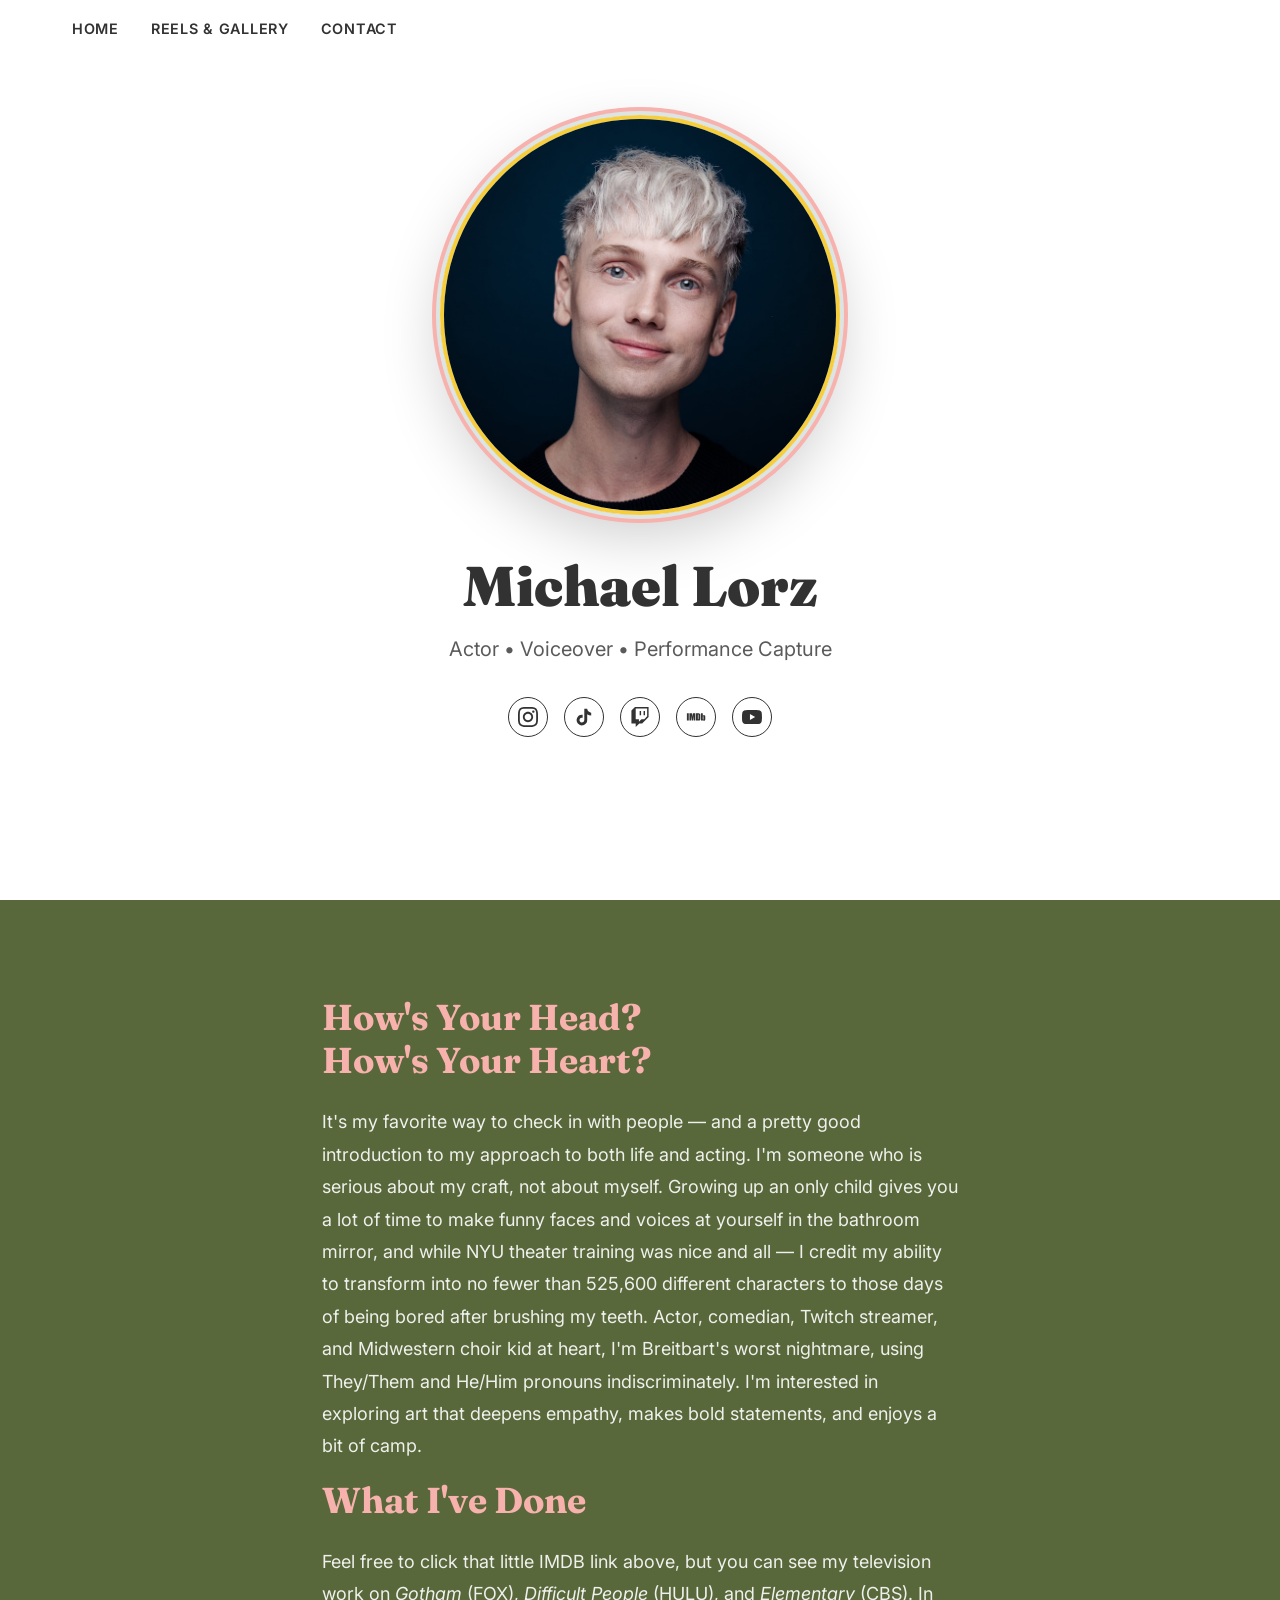
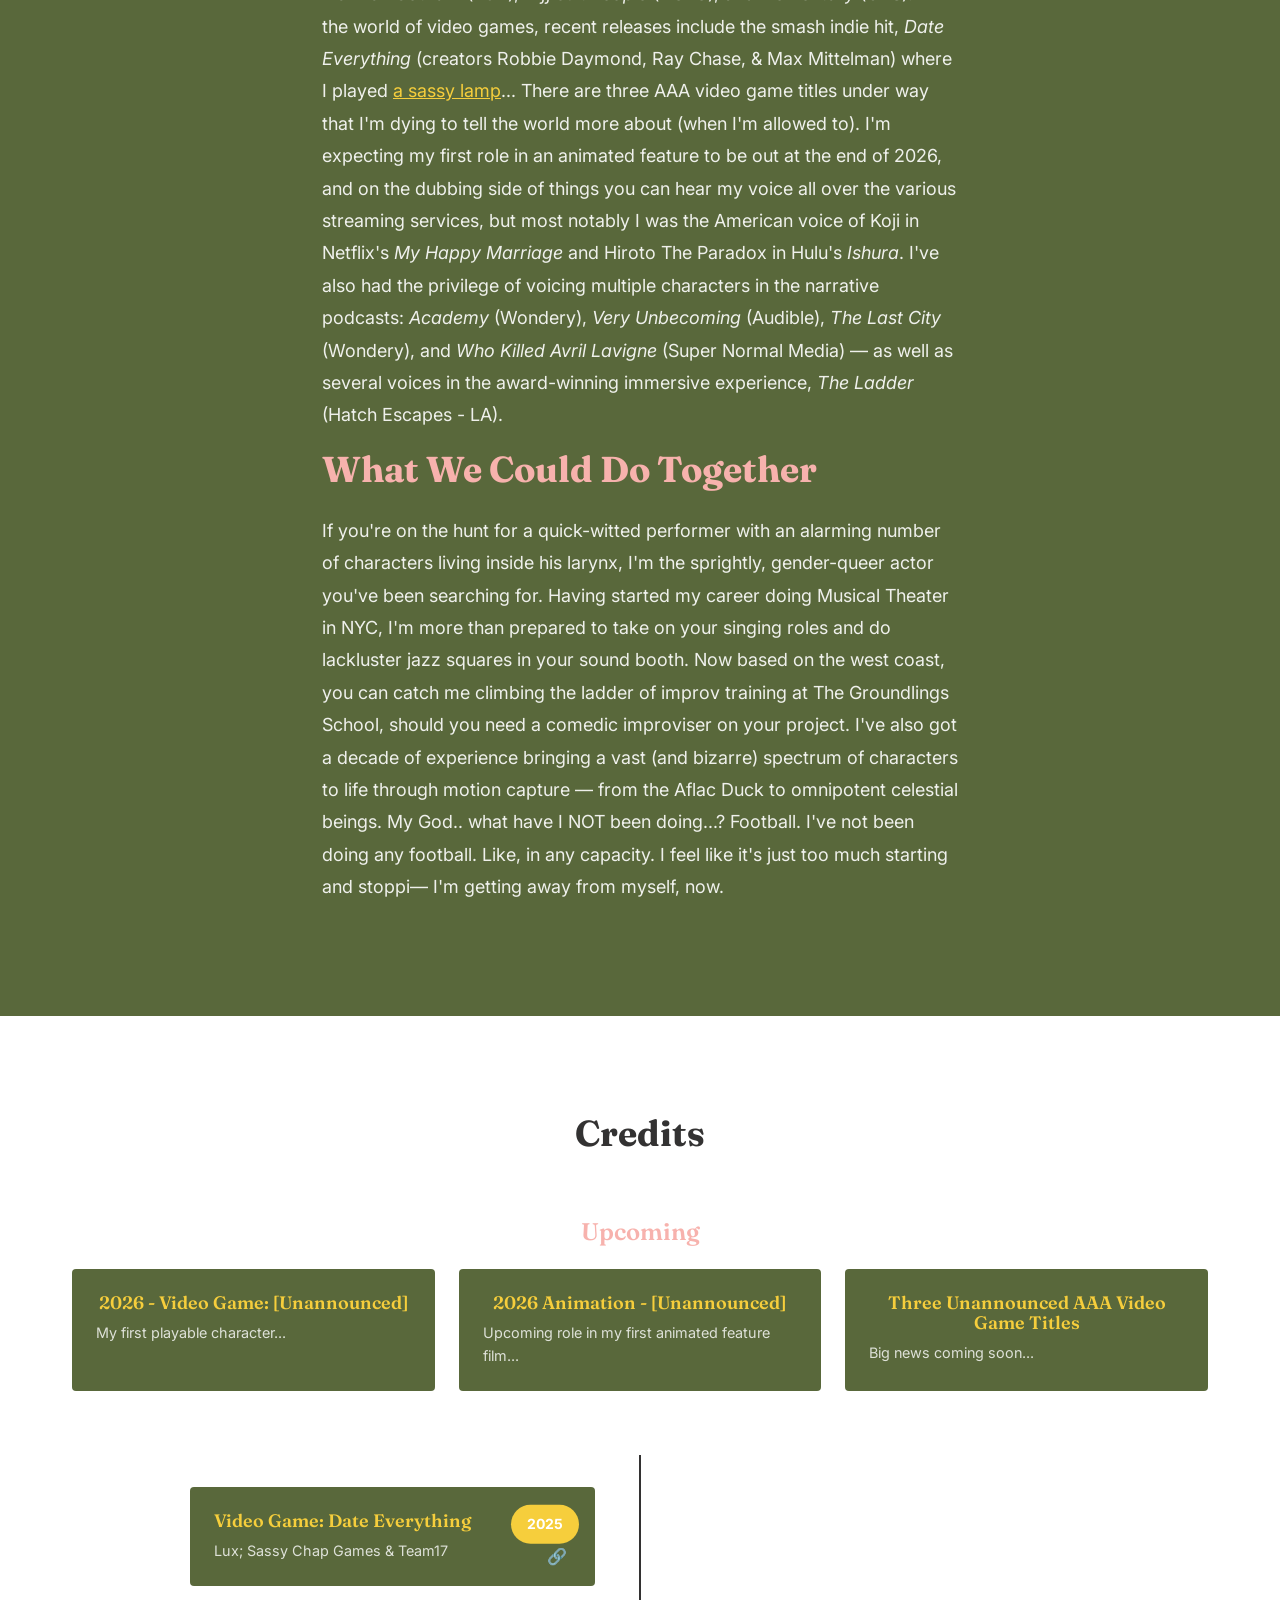
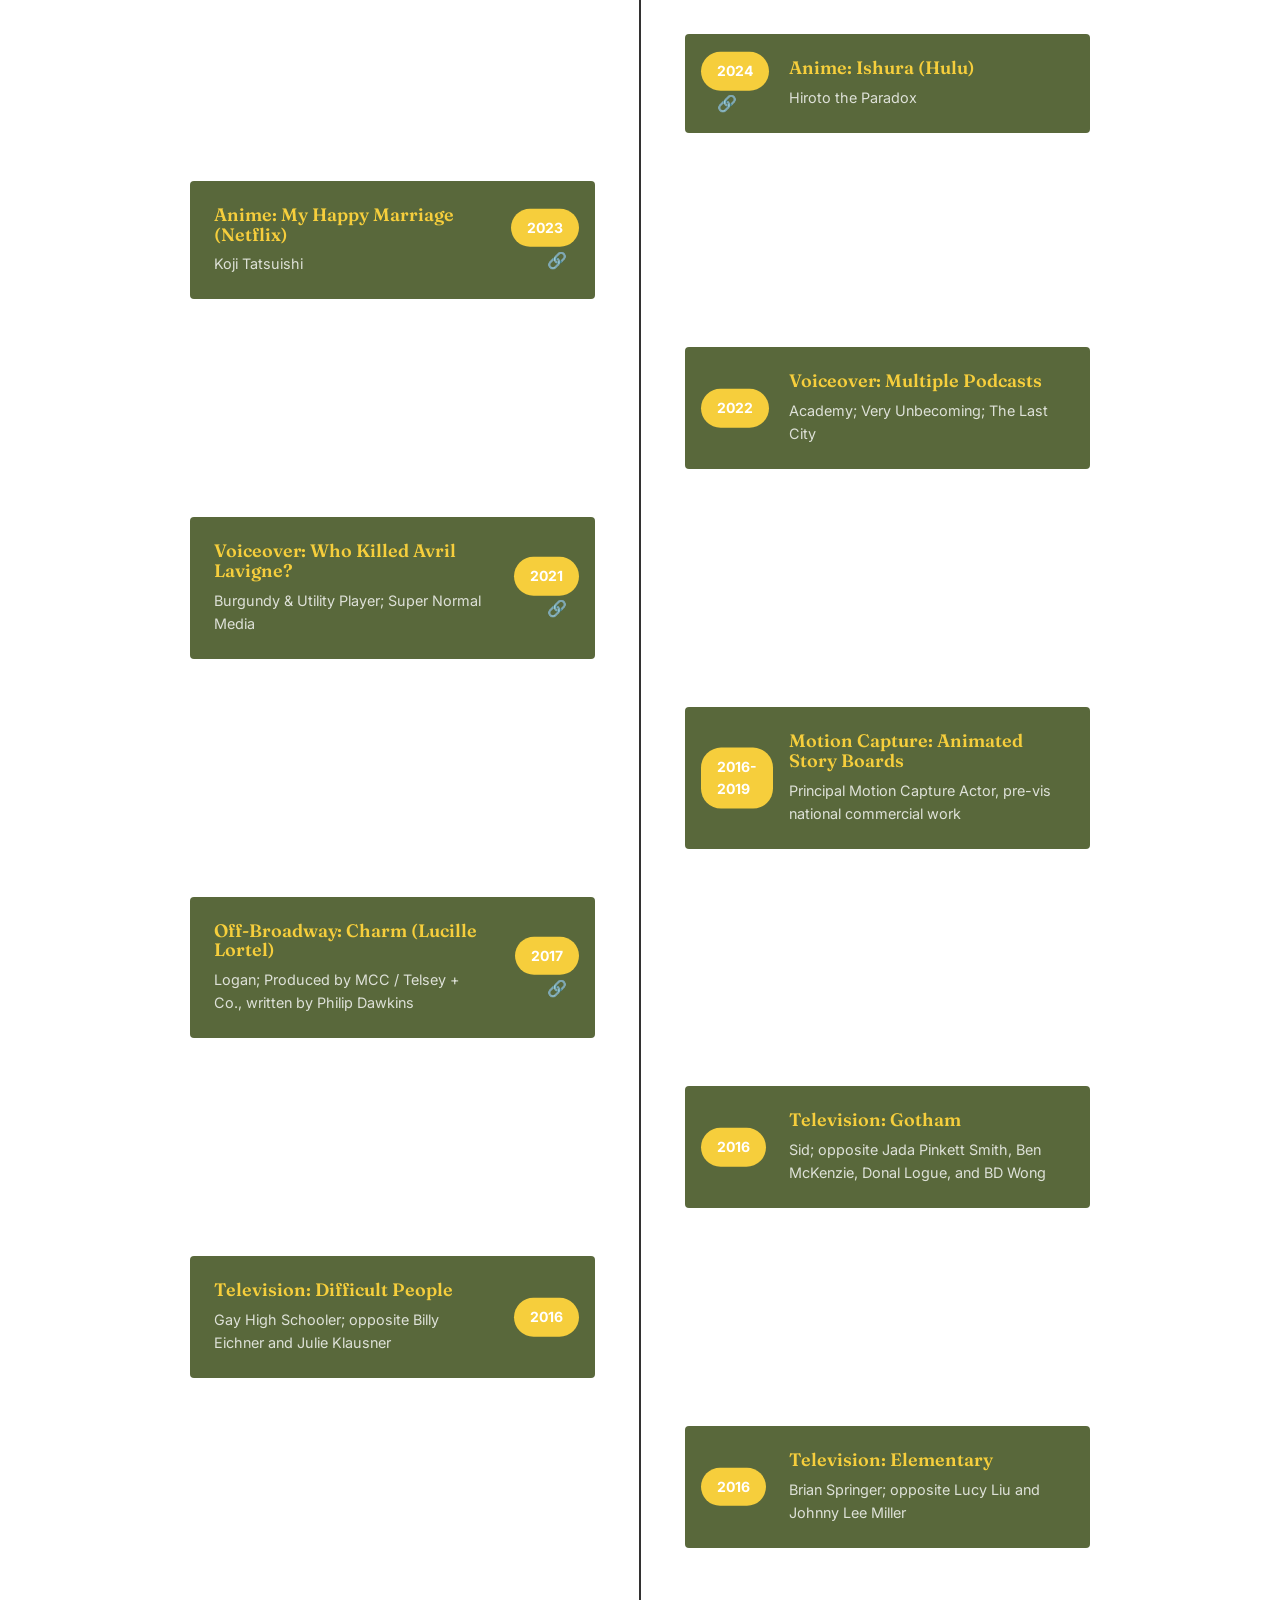
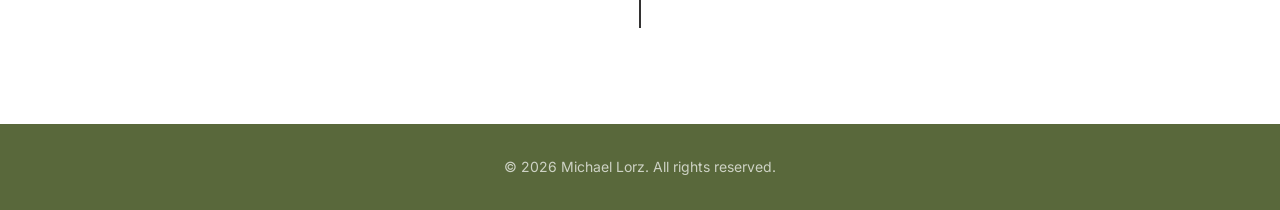
<file: index.html>
<!DOCTYPE html>
<html lang="en">
<head>
  <meta charset="UTF-8">
  <meta name="viewport" content="width=device-width, initial-scale=1.0">
  <meta name="description" content="Michael Lorz — voiceover actor, performance capture specialist, and comedian. Credits include Date Everything, My Happy Marriage (Netflix), Ishura (Hulu), Gotham, and more.">
  <title>Michael Lorz | Voiceover Actor</title>

  <!-- Favicon -->
  <link rel="icon" href="/favicon.svg" type="image/svg+xml">

  <!-- Theme Color -->
  <meta name="theme-color" content="#59683b">

  <!-- Canonical -->
  <link rel="canonical" href="https://michaellorz.com/">

  <!-- Open Graph -->
  <meta property="og:type" content="profile">
  <meta property="og:url" content="https://michaellorz.com/">
  <meta property="og:title" content="Michael Lorz | Voiceover Actor">
  <meta property="og:description" content="Michael Lorz — voiceover actor, performance capture specialist, and comedian. Credits include Date Everything, My Happy Marriage (Netflix), Ishura (Hulu), and more.">
  <meta property="og:image" content="https://michaellorz.com/images/headshot.jpg">
  <meta property="og:site_name" content="Michael Lorz">
  <meta property="profile:first_name" content="Michael">
  <meta property="profile:last_name" content="Lorz">

  <!-- Twitter Card -->
  <meta name="twitter:card" content="summary_large_image">
  <meta name="twitter:title" content="Michael Lorz | Voiceover Actor">
  <meta name="twitter:description" content="Michael Lorz — voiceover actor, performance capture specialist, and comedian. Credits include Date Everything, My Happy Marriage (Netflix), Ishura (Hulu), and more.">
  <meta name="twitter:image" content="https://michaellorz.com/images/headshot.jpg">

  <!-- Structured Data -->
  <script type="application/ld+json">
  {
    "@context": "https://schema.org",
    "@type": "Person",
    "name": "Michael Lorz",
    "url": "https://michaellorz.com",
    "jobTitle": "Voiceover Actor",
    "description": "Michael Lorz is a voiceover actor, performance capture specialist, and comedian with credits including Date Everything, My Happy Marriage (Netflix), Ishura (Hulu), Gotham (FOX), and Elementary (CBS).",
    "image": "https://michaellorz.com/images/headshot.jpg",
    "alumniOf": {
      "@type": "CollegeOrUniversity",
      "name": "New York University"
    },
    "sameAs": [
      "https://www.imdb.com/name/nm7118039/",
      "https://www.instagram.com/michaellorz13/",
      "https://www.tiktok.com/@michaellorz",
      "https://www.youtube.com/@michaellorz13",
      "https://www.twitch.tv/michaellorz"
    ]
  }
  </script>

  <!-- Fonts -->
  <link rel="preconnect" href="https://fonts.googleapis.com">
  <link rel="preconnect" href="https://fonts.gstatic.com" crossorigin>
  <link href="https://fonts.googleapis.com/css2?family=Fraunces:opsz,wght@9..144,400;9..144,600;9..144,700;9..144,900&family=Inter:wght@400;600&display=swap" rel="stylesheet">
  
  <!-- Styles -->
  <link rel="stylesheet" href="styles.css">
</head>
<body>
  <!-- Navigation -->
  <nav>
    <div class="container">
      <ul class="nav-links">
        <li><a href="index.html" aria-current="page">Home</a></li>
        <li><a href="reels-gallery.html">Reels & Gallery</a></li>
        <li><a href="contact.html">Contact</a></li>
      </ul>
    </div>
  </nav>

  <!-- Hero Section -->
  <section class="hero">
    <div class="hero-content">
      <img src="images/headshot.jpg" alt="Michael Lorz" class="hero-image">
      <h1>Michael Lorz</h1>
      <p class="hero-tagline">Actor • Voiceover • Performance Capture</p>
      
      <div class="social-icons">
        <a href="https://www.instagram.com/michaellorz13/?hl=en" target="_blank" rel="me noopener noreferrer" aria-label="Instagram">
          <svg width="20" height="20" fill="currentColor" viewBox="0 0 24 24"><path d="M12 2.163c3.204 0 3.584.012 4.85.07 3.252.148 4.771 1.691 4.919 4.919.058 1.265.069 1.645.069 4.849 0 3.205-.012 3.584-.069 4.849-.149 3.225-1.664 4.771-4.919 4.919-1.266.058-1.644.07-4.85.07-3.204 0-3.584-.012-4.849-.07-3.26-.149-4.771-1.699-4.919-4.92-.058-1.265-.07-1.644-.07-4.849 0-3.204.013-3.583.07-4.849.149-3.227 1.664-4.771 4.919-4.919 1.266-.057 1.645-.069 4.849-.069zm0-2.163c-3.259 0-3.667.014-4.947.072-4.358.2-6.78 2.618-6.98 6.98-.059 1.281-.073 1.689-.073 4.948 0 3.259.014 3.668.072 4.948.2 4.358 2.618 6.78 6.98 6.98 1.281.058 1.689.072 4.948.072 3.259 0 3.668-.014 4.948-.072 4.354-.2 6.782-2.618 6.979-6.98.059-1.28.073-1.689.073-4.948 0-3.259-.014-3.667-.072-4.947-.196-4.354-2.617-6.78-6.979-6.98-1.281-.059-1.69-.073-4.949-.073zm0 5.838c-3.403 0-6.162 2.759-6.162 6.162s2.759 6.163 6.162 6.163 6.162-2.759 6.162-6.163c0-3.403-2.759-6.162-6.162-6.162zm0 10.162c-2.209 0-4-1.79-4-4 0-2.209 1.791-4 4-4s4 1.791 4 4c0 2.21-1.791 4-4 4zm6.406-11.845c-.796 0-1.441.645-1.441 1.44s.645 1.44 1.441 1.44c.795 0 1.439-.645 1.439-1.44s-.644-1.44-1.439-1.44z"/></svg>
        </a>
        <a href="https://www.tiktok.com/@michaellorz" target="_blank" rel="me noopener noreferrer" aria-label="TikTok">
          <svg width="20" height="20" fill="currentColor" viewBox="0 0 24 24"><path d="M19.59 6.69a4.83 4.83 0 0 1-3.77-4.25V2h-3.45v13.67a2.89 2.89 0 0 1-5.2 1.74 2.89 2.89 0 0 1 2.31-4.64 2.93 2.93 0 0 1 .88.13V9.4a6.84 6.84 0 0 0-1-.05A6.33 6.33 0 0 0 5 20.1a6.34 6.34 0 0 0 10.86-4.43v-7a8.16 8.16 0 0 0 4.77 1.52v-3.4a4.85 4.85 0 0 1-1-.1z"/></svg>
        </a>
        <a href="https://www.twitch.tv/michaellorz" target="_blank" rel="me noopener noreferrer" aria-label="Twitch">
          <svg width="20" height="20" fill="currentColor" viewBox="0 0 24 24"><path d="M11.571 4.714h1.715v5.143H11.57zm4.715 0H18v5.143h-1.714zM6 0L1.714 4.286v15.428h5.143V24l4.286-4.286h3.428L22.286 12V0zm14.571 11.143l-3.428 3.428h-3.429l-3 3v-3H6.857V1.714h13.714Z"/></svg>
        </a>
        <a href="https://www.imdb.com/name/nm7118039/" target="_blank" rel="me noopener noreferrer" aria-label="IMDb">
          <svg width="24" height="24" fill="currentColor" viewBox="0 0 24 24"><path d="M4.7954 8.2603v7.3636H2.8899V8.2603h1.9055zm6.5367 0v7.3636H9.6707v-4.9704l-.6711 4.9704H7.813l-.6986-4.8618-.0066 4.8618h-1.668V8.2603h2.468c.0748.4476.1492.9694.2307 1.5734l.2712 1.8713.4407-3.4447h2.4817zm2.9772 1.3289c.0742.0404.122.108.1417.2034.0279.0953.0345.3118.0345.6442v2.8548c0 .4881-.0345.7867-.0955.8954-.0609.1152-.2304.1695-.5018.1695V9.5211c.204 0 .3457.0205.4211.0681zm-.0211 6.0347c.4543 0 .8006-.0265 1.0245-.0742.2304-.0477.4204-.1357.5694-.2648.1556-.1218.2642-.298.3251-.5219.0611-.2238.1021-.6648.1021-1.3224v-2.5832c0-.6986-.0271-1.1668-.0742-1.4039-.041-.237-.1431-.4543-.3126-.6437-.1695-.1973-.4198-.3324-.7456-.421-.3191-.0808-.8542-.1285-1.7694-.1285h-1.4244v7.3636h2.3051zm5.14-1.7827c0 .3523-.0199.5762-.0544.6708-.033.0947-.1894.1424-.3046.1424-.1086 0-.19-.0477-.2238-.1351-.041-.0887-.0609-.2986-.0609-.6238v-1.9469c0-.3324.0199-.5423.0543-.6237.0338-.0808.1086-.122.2171-.122.1153 0 .2709.0412.3114.1425.041.0947.0609.2986.0609.6032v1.8926zm-2.4747-5.5809v7.3636h1.7157l.1152-.4675c.1556.1894.3251.3324.5152.4271.1828.0881.4608.1357.678.1357.3047 0 .5629-.0748.7802-.237.2165-.1562.3589-.3462.4198-.5628.0543-.2173.0887-.543.0887-.9841v-2.0675c0-.4409-.0139-.7324-.0344-.8681-.0199-.1357-.0742-.2781-.1695-.4204-.1021-.1425-.2437-.251-.4272-.3325-.1834-.0742-.3999-.1152-.6576-.1152-.2172 0-.4952.0477-.6846.1285-.1835.0887-.353.2238-.5086.4007V8.2603h-1.8309z"/></svg>
        </a>
        <a href="https://www.youtube.com/@michaellorz13" target="_blank" rel="me noopener noreferrer" aria-label="YouTube">
          <svg width="20" height="20" fill="currentColor" viewBox="0 0 24 24"><path d="M23.498 6.186a3.016 3.016 0 0 0-2.122-2.136C19.505 3.545 12 3.545 12 3.545s-7.505 0-9.377.505A3.017 3.017 0 0 0 .502 6.186C0 8.07 0 12 0 12s0 3.93.502 5.814a3.016 3.016 0 0 0 2.122 2.136c1.871.505 9.376.505 9.376.505s7.505 0 9.377-.505a3.015 3.015 0 0 0 2.122-2.136C24 15.93 24 12 24 12s0-3.93-.502-5.814zM9.545 15.568V8.432L15.818 12l-6.273 3.568z"/></svg>
        </a>
      </div>
    </div>
  </section>

  <!-- Bio Section -->
  <section class="bio">
    <div class="container">
      <h2>How's Your Head?<br>How's Your Heart?</h2>
      <p>
        It's my favorite way to check in with people — and a pretty good introduction to my approach to both life and acting. I'm someone who is serious about my craft, not about myself. Growing up an only child gives you a lot of time to make funny faces and voices at yourself in the bathroom mirror, and while NYU theater training was nice and all — I credit my ability to transform into no fewer than 525,600 different characters to those days of being bored after brushing my teeth. Actor, comedian, Twitch streamer, and Midwestern choir kid at heart, I'm Breitbart's worst nightmare, using They/Them and He/Him pronouns indiscriminately. I'm interested in exploring art that deepens empathy, makes bold statements, and enjoys a bit of camp.
      </p>
      <h2>What I've Done</h2>
      <p>
        Feel free to click that little IMDB link above, but you can see my television work on <em>Gotham</em> (FOX), <em>Difficult People</em> (HULU), and <em>Elementary</em> (CBS). In the world of video games, recent releases include the smash indie hit, <em>Date Everything</em> (creators Robbie Daymond, Ray Chase, & Max Mittelman) where I played <a href="https://youtu.be/KWj13E_CvQs?si=aGrjmVImOJDqW7kC&t=86" target="_blank" rel="noopener noreferrer" class="bio-link">a sassy lamp</a>... There are three AAA video game titles under way that I'm dying to tell the world more about (when I'm allowed to). I'm expecting my first role in an animated feature to be out at the end of 2026, and on the dubbing side of things you can hear my voice all over the various streaming services, but most notably I was the American voice of Koji in Netflix's <em>My Happy Marriage</em> and Hiroto The Paradox in Hulu's <em>Ishura</em>. I've also had the privilege of voicing multiple characters in the narrative podcasts: <em>Academy</em> (Wondery), <em>Very Unbecoming</em> (Audible), <em>The Last City</em> (Wondery), and <em>Who Killed Avril Lavigne</em> (Super Normal Media) — as well as several voices in the award-winning immersive experience, <em>The Ladder</em> (Hatch Escapes - LA).
      </p>
      <h2>What We Could Do Together</h2>
      <p>
        If you're on the hunt for a quick-witted performer with an alarming number of characters living inside his larynx, I'm the sprightly, gender-queer actor you've been searching for. Having started my career doing Musical Theater in NYC, I'm more than prepared to take on your singing roles and do lackluster jazz squares in your sound booth. Now based on the west coast, you can catch me climbing the ladder of improv training at The Groundlings School, should you need a comedic improviser on your project.  I've also got a decade of experience bringing a vast (and bizarre) spectrum of characters to life through motion capture — from the Aflac Duck to omnipotent celestial beings.  My God.. what have I NOT been doing...? Football. I've not been doing any football. Like, in any capacity. I feel like it's just too much starting and stoppi— I'm getting away from myself, now.
      </p>
    </div>
  </section>

  <!-- Press + Credits Section -->
  <section class="press-credits">
    <div class="container">
      <div class="section-header">
        <h2>Credits</h2>
      </div>

      <!-- Upcoming -->
      <div class="upcoming-section">
        <h3>Upcoming</h3>
        <div class="credits-grid">
          <div class="credit-card">
            <h3>2026 - Video Game: [Unannounced]</h3>
            <p>My first playable character...</p>
          </div>
          <div class="credit-card">
            <h3>2026 Animation - [Unannounced]</h3>
            <p>Upcoming role in my first animated feature film...</p>
          </div>
          <div class="credit-card">
            <h3>Three Unannounced AAA Video Game Titles</h3>
            <p>Big news coming soon...</p>
          </div>
        </div>
      </div>

      <!-- Timeline -->
      <div class="timeline">
        <div class="timeline-item">
          <a href="https://youtu.be/KWj13E_CvQs?si=cz2TzsgxP3kIRVtO&t=261" target="_blank" rel="noopener noreferrer" class="timeline-link">
            <div class="timeline-content">
              <span class="timeline-year">2025</span>
              <span class="timeline-link-icon">🔗</span>
              <h3>Video Game: Date Everything</h3>
              <p>Lux; Sassy Chap Games & Team17</p>
            </div>
          </a>
        </div>
        
        <div class="timeline-item">
          <a href="https://www.imdb.com/title/tt26713948/?ref_=tt_ov_srs" target="_blank" rel="noopener noreferrer" class="timeline-link">
            <div class="timeline-content">
              <span class="timeline-year">2024</span>
              <span class="timeline-link-icon">🔗</span>
              <h3>Anime: Ishura (Hulu)</h3>
              <p>Hiroto the Paradox</p>
            </div>
          </a>
        </div>
        
        <div class="timeline-item">
          <a href="https://www.imdb.com/title/tt19869172/?ref_=ttfc_ov_bk" target="_blank" rel="noopener noreferrer" class="timeline-link">
            <div class="timeline-content">
              <span class="timeline-year">2023</span>
              <span class="timeline-link-icon">🔗</span>
              <h3>Anime: My Happy Marriage (Netflix)</h3>
              <p>Koji Tatsuishi</p>
            </div>
          </a>
        </div>
        
        <div class="timeline-item">
          <div class="timeline-content">
            <span class="timeline-year">2022</span>
            <h3>Voiceover: Multiple Podcasts</h3>
            <p>Academy; Very Unbecoming; The Last City</p>
          </div>
        </div>
        
        <div class="timeline-item">
          <a href="https://www.supernormal.fm/whokilledavrillavigne" target="_blank" rel="noopener noreferrer" class="timeline-link">
            <div class="timeline-content">
              <span class="timeline-year">2021</span>
              <span class="timeline-link-icon">🔗</span>
              <h3>Voiceover: Who Killed Avril Lavigne?</h3>
              <p>Burgundy & Utility Player; Super Normal Media</p>
            </div>
          </a>
        </div>
        
        <div class="timeline-item">
          <div class="timeline-content">
            <span class="timeline-year">2016-<br>2019</span>
            <h3>Motion Capture: Animated Story Boards</h3>
            <p>Principal Motion Capture Actor, pre-vis national commercial work</p>
          </div>
        </div>
        
        <div class="timeline-item">
          <a href="https://www.buzzfeednews.com/article/louispeitzman/how-one-play-is-amplifying-trans-voices-in-theater" target="_blank" rel="noopener noreferrer" class="timeline-link">
            <div class="timeline-content">
              <span class="timeline-year">2017</span>
              <span class="timeline-link-icon">🔗</span>
              <h3>Off-Broadway: Charm (Lucille Lortel)</h3>
              <p>Logan; Produced by MCC / Telsey + Co., written by Philip Dawkins</p>
            </div>
          </a>
        </div>
        
        <div class="timeline-item">
          <div class="timeline-content">
            <span class="timeline-year">2016</span>
            <h3>Television: Gotham</h3>
            <p>Sid; opposite Jada Pinkett Smith, Ben McKenzie, Donal Logue, and BD Wong</p>
          </div>
        </div>
        
        <div class="timeline-item">
          <div class="timeline-content">
            <span class="timeline-year">2016</span>
            <h3>Television: Difficult People</h3>
            <p>Gay High Schooler; opposite Billy Eichner and Julie Klausner</p>
          </div>
        </div>
        
        <div class="timeline-item">
          <div class="timeline-content">
            <span class="timeline-year">2016</span>
            <h3>Television: Elementary</h3>
            <p>Brian Springer; opposite Lucy Liu and Johnny Lee Miller</p>
          </div>
        </div>
      </div>
    </div>
  </section>

  <!-- Footer -->
  <footer>
    <div class="container">
      <p>&copy; 2026 Michael Lorz. All rights reserved.</p>
    </div>
  </footer>

  <script src="script.js"></script>
</body>
</html>
</file>
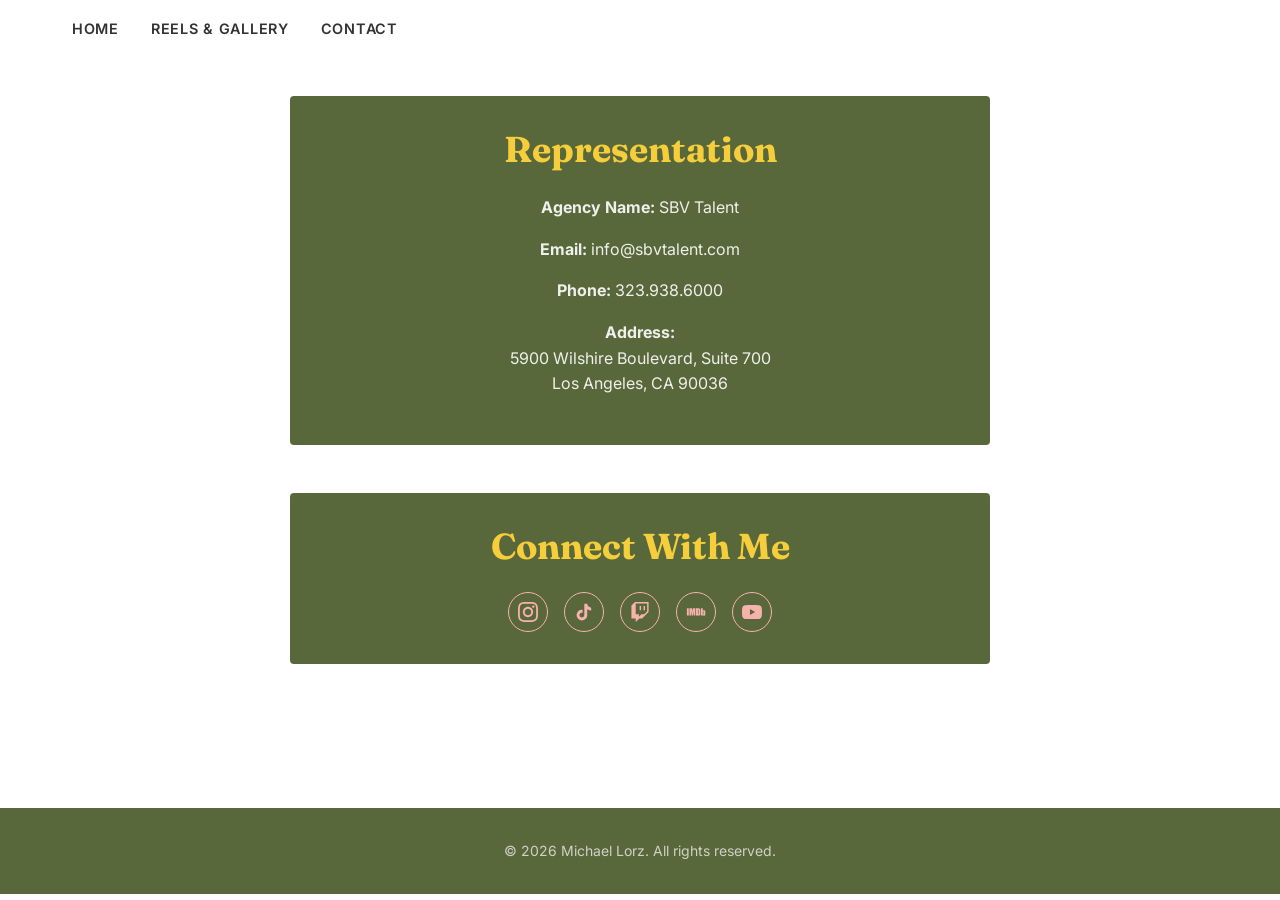
<file: contact.html>
<!DOCTYPE html>
<html lang="en">
<head>
  <meta charset="UTF-8">
  <meta name="viewport" content="width=device-width, initial-scale=1.0">
  <meta name="description" content="Contact Michael Lorz — voiceover actor and performance capture specialist. Represented by SBV Talent in Los Angeles.">
  <title>Contact | Michael Lorz</title>

  <!-- Favicon -->
  <link rel="icon" href="/favicon.svg" type="image/svg+xml">

  <!-- Theme Color -->
  <meta name="theme-color" content="#59683b">

  <!-- Canonical -->
  <link rel="canonical" href="https://michaellorz.com/contact.html">

  <!-- Open Graph -->
  <meta property="og:type" content="website">
  <meta property="og:url" content="https://michaellorz.com/contact.html">
  <meta property="og:title" content="Contact Michael Lorz | Voiceover Actor">
  <meta property="og:description" content="Contact Michael Lorz — voiceover actor and performance capture specialist. Represented by SBV Talent in Los Angeles.">
  <meta property="og:image" content="https://michaellorz.com/images/headshot.jpg">
  <meta property="og:site_name" content="Michael Lorz">

  <!-- Twitter Card -->
  <meta name="twitter:card" content="summary_large_image">
  <meta name="twitter:title" content="Contact Michael Lorz | Voiceover Actor">
  <meta name="twitter:description" content="Contact Michael Lorz — voiceover actor and performance capture specialist. Represented by SBV Talent in Los Angeles.">
  <meta name="twitter:image" content="https://michaellorz.com/images/headshot.jpg">

  <!-- Fonts -->
  <link rel="preconnect" href="https://fonts.googleapis.com">
  <link rel="preconnect" href="https://fonts.gstatic.com" crossorigin>
  <link href="https://fonts.googleapis.com/css2?family=Fraunces:opsz,wght@9..144,400;9..144,600;9..144,700;9..144,900&family=Inter:wght@400;600&display=swap" rel="stylesheet">
  
  <!-- Styles -->
  <link rel="stylesheet" href="styles.css">
</head>
<body>
  <!-- Navigation -->
  <nav>
    <div class="container">
      <ul class="nav-links">
        <li><a href="index.html">Home</a></li>
        <li><a href="reels-gallery.html">Reels & Gallery</a></li>
        <li><a href="contact.html" aria-current="page">Contact</a></li>
      </ul>
    </div>
  </nav>

  <!-- Contact Section -->
  <section class="contact-section">
    <div class="container">
      <div class="contact-content">
        <!-- Agent/Rep Contact Info -->
        <div class="contact-info">
          <h2>Representation</h2>
          <p><strong>Agency Name:</strong> SBV Talent</p>
          <p><strong>Email:</strong> info@sbvtalent.com</p>
          <p><strong>Phone:</strong> 323.938.6000</p>
          <p><strong>Address:</strong><br>5900 Wilshire Boulevard, Suite 700<br>Los Angeles, CA 90036</p>
        </div>

        <!-- Social Media Icons -->
        <div class="contact-info">
          <h2>Connect With Me</h2>
          <div class="social-icons">
            <a href="https://www.instagram.com/michaellorz13/?hl=en" target="_blank" rel="me noopener noreferrer" aria-label="Instagram">
              <svg width="20" height="20" fill="currentColor" viewBox="0 0 24 24"><path d="M12 2.163c3.204 0 3.584.012 4.85.07 3.252.148 4.771 1.691 4.919 4.919.058 1.265.069 1.645.069 4.849 0 3.205-.012 3.584-.069 4.849-.149 3.225-1.664 4.771-4.919 4.919-1.266.058-1.644.07-4.85.07-3.204 0-3.584-.012-4.849-.07-3.26-.149-4.771-1.699-4.919-4.92-.058-1.265-.07-1.644-.07-4.849 0-3.204.013-3.583.07-4.849.149-3.227 1.664-4.771 4.919-4.919 1.266-.057 1.645-.069 4.849-.069zm0-2.163c-3.259 0-3.667.014-4.947.072-4.358.2-6.78 2.618-6.98 6.98-.059 1.281-.073 1.689-.073 4.948 0 3.259.014 3.668.072 4.948.2 4.358 2.618 6.78 6.98 6.98 1.281.058 1.689.072 4.948.072 3.259 0 3.668-.014 4.948-.072 4.354-.2 6.782-2.618 6.979-6.98.059-1.28.073-1.689.073-4.948 0-3.259-.014-3.667-.072-4.947-.196-4.354-2.617-6.78-6.979-6.98-1.281-.059-1.69-.073-4.949-.073zm0 5.838c-3.403 0-6.162 2.759-6.162 6.162s2.759 6.163 6.162 6.163 6.162-2.759 6.162-6.163c0-3.403-2.759-6.162-6.162-6.162zm0 10.162c-2.209 0-4-1.79-4-4 0-2.209 1.791-4 4-4s4 1.791 4 4c0 2.21-1.791 4-4 4zm6.406-11.845c-.796 0-1.441.645-1.441 1.44s.645 1.44 1.441 1.44c.795 0 1.439-.645 1.439-1.44s-.644-1.44-1.439-1.44z"/></svg>
            </a>
            <a href="https://www.tiktok.com/@michaellorz" target="_blank" rel="me noopener noreferrer" aria-label="TikTok">
              <svg width="20" height="20" fill="currentColor" viewBox="0 0 24 24"><path d="M19.59 6.69a4.83 4.83 0 0 1-3.77-4.25V2h-3.45v13.67a2.89 2.89 0 0 1-5.2 1.74 2.89 2.89 0 0 1 2.31-4.64 2.93 2.93 0 0 1 .88.13V9.4a6.84 6.84 0 0 0-1-.05A6.33 6.33 0 0 0 5 20.1a6.34 6.34 0 0 0 10.86-4.43v-7a8.16 8.16 0 0 0 4.77 1.52v-3.4a4.85 4.85 0 0 1-1-.1z"/></svg>
            </a>
            <a href="https://www.twitch.tv/michaellorz" target="_blank" rel="me noopener noreferrer" aria-label="Twitch">
              <svg width="20" height="20" fill="currentColor" viewBox="0 0 24 24"><path d="M11.571 4.714h1.715v5.143H11.57zm4.715 0H18v5.143h-1.714zM6 0L1.714 4.286v15.428h5.143V24l4.286-4.286h3.428L22.286 12V0zm14.571 11.143l-3.428 3.428h-3.429l-3 3v-3H6.857V1.714h13.714Z"/></svg>
            </a>
            <a href="https://www.imdb.com/name/nm7118039/" target="_blank" rel="me noopener noreferrer" aria-label="IMDb">
              <svg width="24" height="24" fill="currentColor" viewBox="0 0 24 24"><path d="M4.7954 8.2603v7.3636H2.8899V8.2603h1.9055zm6.5367 0v7.3636H9.6707v-4.9704l-.6711 4.9704H7.813l-.6986-4.8618-.0066 4.8618h-1.668V8.2603h2.468c.0748.4476.1492.9694.2307 1.5734l.2712 1.8713.4407-3.4447h2.4817zm2.9772 1.3289c.0742.0404.122.108.1417.2034.0279.0953.0345.3118.0345.6442v2.8548c0 .4881-.0345.7867-.0955.8954-.0609.1152-.2304.1695-.5018.1695V9.5211c.204 0 .3457.0205.4211.0681zm-.0211 6.0347c.4543 0 .8006-.0265 1.0245-.0742.2304-.0477.4204-.1357.5694-.2648.1556-.1218.2642-.298.3251-.5219.0611-.2238.1021-.6648.1021-1.3224v-2.5832c0-.6986-.0271-1.1668-.0742-1.4039-.041-.237-.1431-.4543-.3126-.6437-.1695-.1973-.4198-.3324-.7456-.421-.3191-.0808-.8542-.1285-1.7694-.1285h-1.4244v7.3636h2.3051zm5.14-1.7827c0 .3523-.0199.5762-.0544.6708-.033.0947-.1894.1424-.3046.1424-.1086 0-.19-.0477-.2238-.1351-.041-.0887-.0609-.2986-.0609-.6238v-1.9469c0-.3324.0199-.5423.0543-.6237.0338-.0808.1086-.122.2171-.122.1153 0 .2709.0412.3114.1425.041.0947.0609.2986.0609.6032v1.8926zm-2.4747-5.5809v7.3636h1.7157l.1152-.4675c.1556.1894.3251.3324.5152.4271.1828.0881.4608.1357.678.1357.3047 0 .5629-.0748.7802-.237.2165-.1562.3589-.3462.4198-.5628.0543-.2173.0887-.543.0887-.9841v-2.0675c0-.4409-.0139-.7324-.0344-.8681-.0199-.1357-.0742-.2781-.1695-.4204-.1021-.1425-.2437-.251-.4272-.3325-.1834-.0742-.3999-.1152-.6576-.1152-.2172 0-.4952.0477-.6846.1285-.1835.0887-.353.2238-.5086.4007V8.2603h-1.8309z"/></svg>
            </a>
            <a href="https://www.youtube.com/@michaellorz13" target="_blank" rel="me noopener noreferrer" aria-label="YouTube">
              <svg width="20" height="20" fill="currentColor" viewBox="0 0 24 24"><path d="M23.498 6.186a3.016 3.016 0 0 0-2.122-2.136C19.505 3.545 12 3.545 12 3.545s-7.505 0-9.377.505A3.017 3.017 0 0 0 .502 6.186C0 8.07 0 12 0 12s0 3.93.502 5.814a3.016 3.016 0 0 0 2.122 2.136c1.871.505 9.376.505 9.376.505s7.505 0 9.377-.505a3.015 3.015 0 0 0 2.122-2.136C24 15.93 24 12 24 12s0-3.93-.502-5.814zM9.545 15.568V8.432L15.818 12l-6.273 3.568z"/></svg>
            </a>
          </div>
        </div>
      </div>
    </div>
  </section>

  <!-- Footer -->
  <footer>
    <div class="container">
      <p>&copy; 2026 Michael Lorz. All rights reserved.</p>
    </div>
  </footer>

  <script src="script.js"></script>
</body>
</html>
</file>
<file: styles.css>
/* ============================================
   DESIGN TOKENS & BASE STYLES
   ============================================ */

:root {
  /* Color Palette */
  --bg-light: #ffffff;
  --bg-dark: #59683b;
  --surface: #59683b;
  --text: #333232;
  --muted: #333232;
  --accent-cyan: #f6ce3c;
  --accent-gold: #f6ce3c;
  --accent-green: #59683b;
  --accent-pink: #f7b2ad;
  --alabaster-grey: #dce5e3;
  
  /* Spacing Scale (4px baseline) */
  --space-0: 0;
  --space-1: 4px;
  --space-2: 8px;
  --space-4: 16px;
  --space-6: 24px;
  --space-8: 32px;
  --space-12: 48px;
  --space-16: 64px;
  --space-24: 96px;
  
  /* Typography */
  --font-heading: 'Fraunces', serif;
  --font-body: 'Inter', system-ui, -apple-system, 'Segoe UI', Roboto, sans-serif;
  
  /* Container */
  --container-max: 1200px;
  
  /* Transitions */
  --transition-fast: 200ms ease;
  --transition-base: 300ms ease;
  --transition-slow: 600ms ease;
}

/* ============================================
   RESET & BASE
   ============================================ */

* {
  margin: 0;
  padding: 0;
  box-sizing: border-box;
}

html {
  font-size: 16px;
  scroll-behavior: smooth;
}

body {
  font-family: var(--font-body);
  font-size: 1rem;
  line-height: 1.6;
  color: var(--text);
  background-color: var(--bg-light);
  transition: background-color var(--transition-base), color var(--transition-base);
}

/* Respect reduced motion */
@media (prefers-reduced-motion: reduce) {
  *,
  *::before,
  *::after {
    animation-duration: 0.01ms !important;
    animation-iteration-count: 1 !important;
    transition-duration: 0.01ms !important;
    scroll-behavior: auto !important;
  }
}

/* ============================================
   TYPOGRAPHY
   ============================================ */

h1, h2, h3, h4, h5, h6 {
  font-family: var(--font-heading);
  font-weight: 900;
  line-height: 1.1;
  color: var(--text);
  margin-bottom: var(--space-4);
}

h1 {
  font-size: clamp(2.5rem, 5vw, 3.5rem);
  line-height: 1.1;
}

h2 {
  font-size: clamp(1.75rem, 4vw, 2.25rem);
  font-weight: 700;
  line-height: 1.2;
}

h3 {
  font-size: clamp(1.25rem, 3vw, 1.5rem);
  font-weight: 600;
}

p {
  margin-bottom: var(--space-4);
}

a {
  color: var(--text);
  text-decoration: none;
  transition: color var(--transition-fast);
}

a:hover {
  color: var(--accent-cyan);
}

/* ============================================
   LAYOUT & CONTAINER
   ============================================ */

.container {
  max-width: var(--container-max);
  margin: 0 auto;
  padding: 0 var(--space-4);
}

@media (min-width: 768px) {
  .container {
    padding: 0 var(--space-8);
  }
}

section {
  padding: var(--space-24) 0;
}

@media (max-width: 768px) {
  section {
    padding: var(--space-16) 0;
  }
}

/* ============================================
   NAVIGATION
   ============================================ */

nav {
  position: fixed;
  top: 0;
  left: 0;
  right: 0;
  background-color: rgba(255, 255, 255, 0.95);
  backdrop-filter: blur(10px);
  z-index: 1000;
  padding: var(--space-4) 0;
  transition: background-color var(--transition-base);
}

nav .container {
  display: flex;
  justify-content: space-between;
  align-items: center;
}

.nav-links {
  display: flex;
  gap: var(--space-8);
  list-style: none;
}

@media (max-width: 768px) {
  nav .container {
    flex-wrap: wrap;
    gap: var(--space-4);
  }
  
  .nav-links {
    gap: var(--space-4);
    flex-wrap: wrap;
  }
  
  .nav-links a {
    font-size: 0.8rem;
  }
}

.nav-links a {
  font-weight: 600;
  font-size: 0.9rem;
  text-transform: uppercase;
  letter-spacing: 0.05em;
}

/* ============================================
   HERO SECTION
   ============================================ */

.hero {
  min-height: 100vh;
  display: flex;
  align-items: center;
  justify-content: center;
  text-align: center;
  padding-top: 80px;
  position: relative;
  overflow: hidden;
}

.hero-content {
  position: relative;
  z-index: 2;
  max-width: 800px;
}

.hero-image {
  width: 300px;
  height: 300px;
  border-radius: 50%;
  object-fit: cover;
  margin: 0 auto var(--space-8);
  border: 4px solid var(--accent-cyan);
  box-shadow: 
    0 0 0 4px var(--alabaster-grey),
    0 0 0 8px var(--accent-pink),
    0 20px 60px rgba(0, 0, 0, 0.2);
  transition: transform var(--transition-slow);
}

@media (min-width: 768px) {
  .hero-image {
    width: 400px;
    height: 400px;
  }
}

.hero h1 {
  margin-bottom: var(--space-4);
}

.hero-tagline {
  font-size: clamp(1rem, 2vw, 1.25rem);
  color: var(--text);
  opacity: 0.8;
  margin-bottom: var(--space-8);
  font-weight: 400;
}

.social-icons {
  display: flex;
  justify-content: center;
  gap: var(--space-4);
  margin-bottom: var(--space-8);
  flex-wrap: wrap;
}

.social-icons a {
  width: 40px;
  height: 40px;
  display: flex;
  align-items: center;
  justify-content: center;
  border: 1px solid var(--text);
  border-radius: 50%;
  transition: all var(--transition-fast);
  color: var(--text);
}

.social-icons a:hover {
  background-color: var(--accent-cyan);
  border-color: var(--accent-cyan);
  color: #ffffff;
  transform: translateY(-2px);
}

.cta-button {
  display: inline-block;
  padding: var(--space-4) var(--space-8);
  background-color: var(--text);
  color: var(--bg-light);
  font-weight: 600;
  text-transform: uppercase;
  letter-spacing: 0.1em;
  border: 2px solid var(--text);
  transition: all var(--transition-fast);
  cursor: pointer;
}

.cta-button:hover {
  background-color: transparent;
  color: var(--text);
  transform: translateY(-2px);
}

/* ============================================
   BIO SECTION
   ============================================ */

.bio {
  background-color: var(--surface);
  color: var(--bg-light);
}

.bio .container {
  max-width: 700px;
}

.bio h2 {
  color: var(--accent-pink);
  margin-bottom: var(--space-6);
}

.bio p {
  font-size: 1.125rem;
  line-height: 1.8;
  color: rgba(255, 255, 255, 0.9);
}

.bio-link {
  color: var(--accent-cyan);
  text-decoration: underline;
  transition: opacity var(--transition-fast);
}

.bio-link:hover {
  opacity: 0.8;
}

/* ============================================
   PRESS + CREDITS
   ============================================ */

.press-credits {
  padding: var(--space-24) 0;
}

.section-header {
  text-align: center;
  margin-bottom: var(--space-16);
}

.pull-quotes {
  display: grid;
  grid-template-columns: repeat(auto-fit, minmax(280px, 1fr));
  gap: var(--space-6);
  margin-bottom: var(--space-16);
}

.quote-card {
  padding: var(--space-6);
  border-left: 3px solid var(--accent-cyan);
  background-color: var(--surface);
  color: var(--bg-light);
}

.quote-card blockquote {
  font-style: italic;
  font-size: 1.125rem;
  margin-bottom: var(--space-4);
  color: rgba(255, 255, 255, 0.95);
}

.quote-card cite {
  font-size: 0.875rem;
  color: rgba(255, 255, 255, 0.7);
  font-style: normal;
}

.upcoming-section {
  margin-bottom: var(--space-16);
}

.upcoming-section h3 {
  color: var(--accent-pink);
  margin-bottom: var(--space-6);
  font-size: 1.5rem;
  text-align: center;
}

.credits-grid {
  display: grid;
  grid-template-columns: repeat(auto-fit, minmax(250px, 1fr));
  gap: var(--space-6);
  margin-bottom: var(--space-16);
}

.credit-card {
  background-color: var(--surface);
  padding: var(--space-6);
  border-radius: 4px;
  transition: transform var(--transition-fast);
}

.credit-card:hover {
  transform: translateY(-4px);
}

.credit-card h3 {
  color: var(--accent-cyan);
  margin-bottom: var(--space-2);
  font-size: 1.125rem;
}

.credit-card p {
  color: rgba(255, 255, 255, 0.8);
  font-size: 0.9rem;
  margin: 0;
}

/* Timeline */
.timeline {
  position: relative;
  max-width: 900px;
  margin: 0 auto;
  padding: var(--space-8) 0;
}

.timeline::before {
  content: '';
  position: absolute;
  left: 50%;
  top: 0;
  bottom: 0;
  width: 2px;
  background-color: var(--muted);
  transform: translateX(-50%);
}

@media (max-width: 768px) {
  .timeline::before {
    left: 20px;
  }
}

.timeline-item {
  position: relative;
  margin-bottom: var(--space-12);
  display: flex;
  align-items: center;
}

.timeline-item:nth-child(odd) {
  flex-direction: row;
}

.timeline-item:nth-child(odd) .timeline-year {
  right: var(--space-4);
  left: auto;
}

.timeline-item:nth-child(even) {
  flex-direction: row-reverse;
}

.timeline-item:nth-child(even) .timeline-year {
  left: var(--space-4);
  right: auto;
}

.timeline-year {
  position: absolute;
  top: 50%;
  transform: translateY(-50%);
  background-color: var(--accent-gold);
  color: #ffffff;
  padding: var(--space-2) var(--space-4);
  border-radius: 20px;
  font-weight: 700;
  font-size: 0.875rem;
  white-space: nowrap;
  z-index: 10;
}

.timeline-link .timeline-year {
  top: calc(50% - 12px);
  transform: translateY(-50%);
}

.timeline-item:nth-child(odd) .timeline-link .timeline-year {
  right: var(--space-4);
  left: auto;
}

.timeline-item:nth-child(even) .timeline-link .timeline-year {
  left: var(--space-4);
  right: auto;
}

.timeline-link-icon {
  position: absolute;
  top: calc(50% + 8px);
  font-size: 1rem;
  z-index: 10;
  display: block;
  width: 1rem;
  text-align: center;
}

.timeline-item:nth-child(odd) .timeline-link-icon {
  right: calc(var(--space-4) + 1.5rem);
  left: auto;
  transform: translateX(50%);
}

.timeline-item:nth-child(even) .timeline-link-icon {
  left: calc(var(--space-4) + 1.5rem);
  right: auto;
  transform: translateX(-50%);
}

@media (max-width: 768px) {
  .timeline-item,
  .timeline-item:nth-child(even) {
    flex-direction: row;
    align-items: flex-start;
    padding-left: 50px;
    margin-bottom: var(--space-8);
  }
  
  .timeline-year {
    position: absolute;
    right: var(--space-4);
    left: auto !important;
    top: 50%;
    transform: translateY(-50%);
    margin: 0;
  }
  
  .timeline-item:nth-child(odd) .timeline-year,
  .timeline-item:nth-child(even) .timeline-year {
    right: var(--space-4);
    left: auto !important;
    top: 50%;
    transform: translateY(-50%);
  }
  
  .timeline-link .timeline-year {
    right: var(--space-4);
    left: auto !important;
    top: 50%;
    transform: translateY(-50%);
  }
  
  .timeline-item:nth-child(odd) .timeline-link .timeline-year,
  .timeline-item:nth-child(even) .timeline-link .timeline-year {
    right: var(--space-4);
    left: auto !important;
    top: 50%;
    transform: translateY(-50%);
  }
  
  .timeline-link-icon {
    top: calc(50% + 8px);
    right: calc(var(--space-4) + 1.5rem);
    left: auto;
    transform: translateX(50%);
  }
  
  .timeline-item:nth-child(odd) .timeline-link-icon,
  .timeline-item:nth-child(even) .timeline-link-icon {
    top: calc(50% + 8px);
    right: calc(var(--space-4) + 1.5rem);
    left: auto;
    transform: translateX(50%);
  }
}

.timeline-link {
  display: block;
  text-decoration: none;
  color: inherit;
  width: 45%;
  transition: transform var(--transition-fast), opacity var(--transition-fast);
}

.timeline-link:hover .timeline-content {
  transform: translateY(-2px);
  opacity: 0.9;
  filter: brightness(1.1);
}

.timeline-link:active .timeline-content {
  transform: translateY(0);
}

.timeline-content {
  background-color: var(--surface);
  padding: var(--space-6);
  border-radius: 4px;
  width: 45%;
  position: relative;
  color: rgba(255, 255, 255, 0.9);
  transition: transform var(--transition-fast), opacity var(--transition-fast);
}

.timeline-link .timeline-content {
  width: 100%;
}

.timeline-item:nth-child(odd) .timeline-content,
.timeline-item:nth-child(odd) .timeline-link .timeline-content {
  padding-right: calc(var(--space-6) + 80px);
}

.timeline-item:nth-child(even) .timeline-content,
.timeline-item:nth-child(even) .timeline-link .timeline-content {
  padding-left: calc(var(--space-6) + 80px);
}

@media (max-width: 768px) {
  .timeline-content {
    width: 100%;
    padding: var(--space-6);
    padding-right: calc(var(--space-6) + 80px);
    margin-top: 0;
    position: relative;
  }
  
  .timeline-link {
    width: 100%;
  }
  
  .timeline-item:nth-child(odd) .timeline-content,
  .timeline-item:nth-child(even) .timeline-content,
  .timeline-item:nth-child(odd) .timeline-link .timeline-content,
  .timeline-item:nth-child(even) .timeline-link .timeline-content {
    padding-left: var(--space-6);
    padding-right: calc(var(--space-6) + 80px);
  }
}

.timeline-content h3 {
  color: var(--accent-cyan);
  margin-bottom: var(--space-2);
  font-size: 1.125rem;
}

.timeline-content p {
  color: rgba(255, 255, 255, 0.8);
  font-size: 0.9rem;
  margin: 0;
}

/* ============================================
   REELS + GALLERY PAGE
   ============================================ */

.reels-section {
  padding: var(--space-24) 0;
}

.video-reel {
  margin-bottom: var(--space-16);
}

.video-reel h2 {
  margin-bottom: var(--space-6);
}

.video-wrapper {
  position: relative;
  padding-bottom: 56.25%; /* 16:9 aspect ratio */
  height: 0;
  overflow: hidden;
  border-radius: 4px;
  background-color: var(--surface);
}

.video-wrapper iframe {
  position: absolute;
  top: 0;
  left: 0;
  width: 100%;
  height: 100%;
}

.reel-grid {
  display: grid;
  grid-template-columns: repeat(auto-fit, minmax(300px, 1fr));
  gap: var(--space-6);
  margin-bottom: var(--space-16);
}

.reel-item h3 {
  margin-bottom: var(--space-4);
}

/* Gallery */
.gallery-section {
  padding: var(--space-24) 0;
}

.gallery-embed {
  width: 100%;
  margin-top: var(--space-8);
}

.gallery-embed iframe {
  width: 100%;
  height: 800px;
  border: none;
  border-radius: 4px;
}

@media (max-width: 768px) {
  .gallery-embed iframe {
    height: 600px;
  }
}

.gallery-grid {
  display: grid;
  grid-template-columns: repeat(auto-fill, minmax(250px, 1fr));
  gap: var(--space-4);
}

.gallery-item {
  position: relative;
  overflow: hidden;
  border-radius: 4px;
  cursor: pointer;
  aspect-ratio: 1;
}

.gallery-item img {
  width: 100%;
  height: 100%;
  object-fit: cover;
  transition: transform var(--transition-base);
}

.gallery-item:hover img {
  transform: scale(1.05);
}

/* Lightbox */
.lightbox {
  display: none;
  position: fixed;
  top: 0;
  left: 0;
  right: 0;
  bottom: 0;
  background-color: rgba(0, 0, 0, 0.95);
  z-index: 2000;
  align-items: center;
  justify-content: center;
  padding: var(--space-8);
}

.lightbox.active {
  display: flex;
}

.lightbox-content {
  max-width: 90vw;
  max-height: 90vh;
  position: relative;
}

.lightbox-content img {
  max-width: 100%;
  max-height: 90vh;
  object-fit: contain;
}

.lightbox-close {
  position: absolute;
  top: var(--space-4);
  right: var(--space-4);
  background: none;
  border: none;
  color: white;
  font-size: 2rem;
  cursor: pointer;
  width: 40px;
  height: 40px;
  display: flex;
  align-items: center;
  justify-content: center;
  border-radius: 50%;
  transition: background-color var(--transition-fast);
}

.lightbox-close:hover {
  background-color: rgba(255, 255, 255, 0.2);
}

/* ============================================
   CONTACT PAGE
   ============================================ */

.contact-section {
  padding: var(--space-24) 0;
  min-height: 80vh;
}

.contact-content {
  max-width: 700px;
  margin: 0 auto;
}

.contact-info {
  background-color: var(--surface);
  padding: var(--space-8);
  border-radius: 4px;
  margin-bottom: var(--space-12);
  color: var(--bg-light);
  text-align: center;
}

.contact-info h2 {
  color: var(--accent-cyan);
  margin-bottom: var(--space-6);
  text-align: center;
}

.contact-info p {
  color: rgba(255, 255, 255, 0.9);
  margin-bottom: var(--space-4);
  text-align: center;
}

.contact-info .social-icons {
  margin-top: var(--space-6);
  margin-bottom: 0;
}

.contact-info .social-icons a {
  border-color: var(--accent-pink);
  color: var(--accent-pink);
}

.contact-info .social-icons a:hover {
  background-color: var(--accent-pink);
  border-color: var(--accent-pink);
  color: var(--surface);
}

.contact-form {
  background-color: var(--surface);
  padding: var(--space-8);
  border-radius: 4px;
}

.contact-form h2 {
  color: var(--accent-cyan);
  margin-bottom: var(--space-6);
}

.form-group {
  margin-bottom: var(--space-6);
}

.form-group label {
  display: block;
  margin-bottom: var(--space-2);
  color: var(--bg-light);
  font-weight: 600;
}

.form-group input,
.form-group textarea {
  width: 100%;
  padding: var(--space-4);
  border: 1px solid rgba(255, 255, 255, 0.3);
  border-radius: 4px;
  background-color: rgba(255, 255, 255, 0.1);
  color: #ffffff;
  font-family: var(--font-body);
  font-size: 1rem;
}

.form-group textarea {
  min-height: 150px;
  resize: vertical;
}

.form-group input::placeholder,
.form-group textarea::placeholder {
  color: rgba(255, 255, 255, 0.6);
}

.form-group input:focus,
.form-group textarea:focus {
  outline: none;
  border-color: var(--accent-cyan);
  background-color: rgba(255, 255, 255, 0.15);
}

.submit-button {
  padding: var(--space-4) var(--space-8);
  background-color: var(--accent-cyan);
  color: #ffffff;
  border: none;
  font-weight: 600;
  text-transform: uppercase;
  letter-spacing: 0.1em;
  cursor: pointer;
  border-radius: 4px;
  transition: all var(--transition-fast);
}

.submit-button:hover {
  background-color: var(--accent-gold);
  transform: translateY(-2px);
}

/* ============================================
   FOOTER
   ============================================ */

footer {
  background-color: var(--surface);
  color: var(--bg-light);
  padding: var(--space-8) 0;
  text-align: center;
}

footer p {
  color: rgba(255, 255, 255, 0.7);
  font-size: 0.875rem;
  margin: 0;
}

/* ============================================
   UTILITIES
   ============================================ */

.text-center {
  text-align: center;
}

.mt-0 { margin-top: 0; }
.mb-0 { margin-bottom: 0; }
</file>
